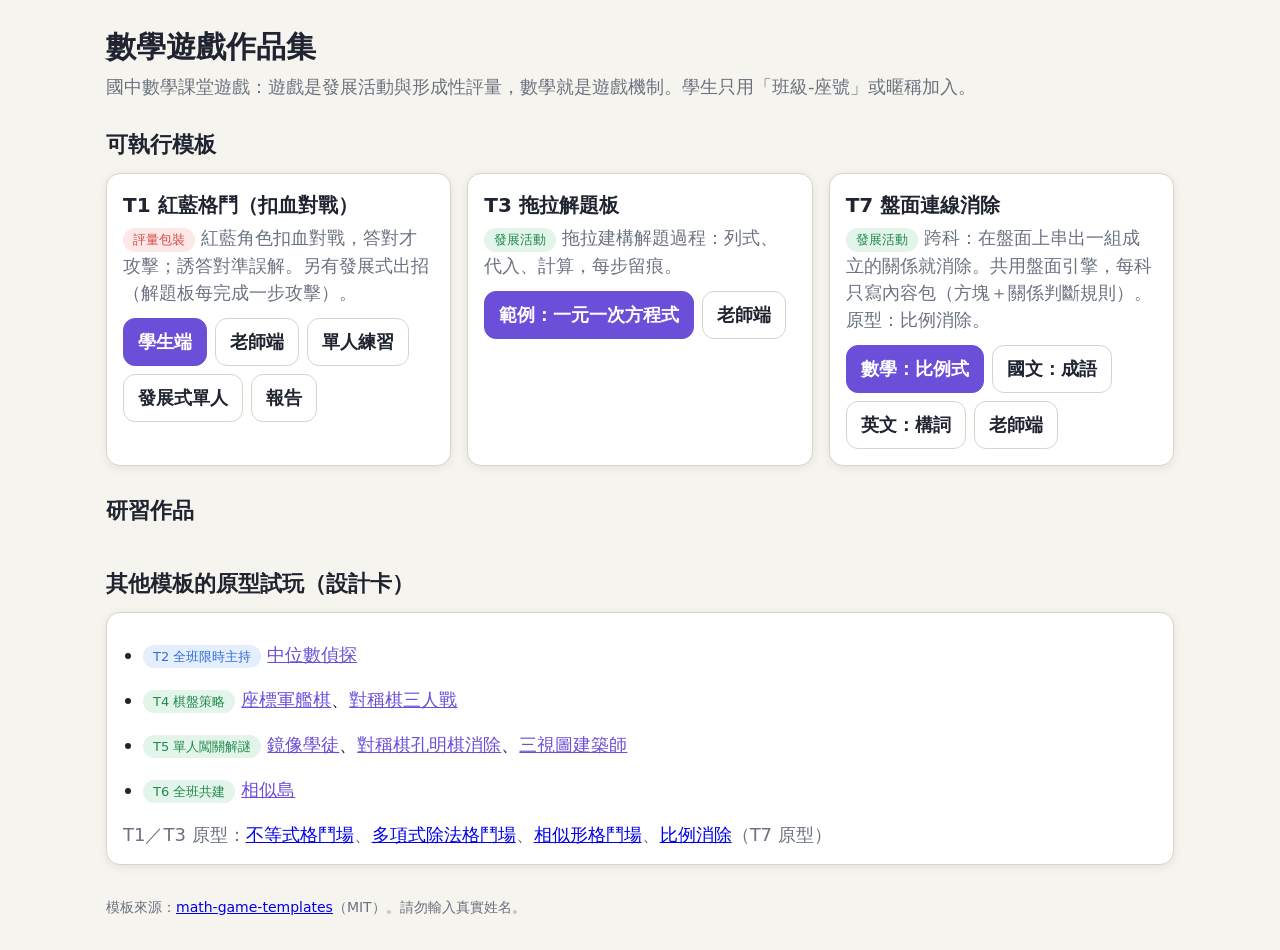
<file: site/index.html>
<!doctype html>
<html lang="zh-Hant">
<head>
<meta charset="utf-8">
<meta name="viewport" content="width=device-width, initial-scale=1, viewport-fit=cover">
<title>數學遊戲作品集</title>
<meta name="description" content="國中數學課堂遊戲：模板與研習作品入口">
<link rel="stylesheet" href="shared/base.css">
<style>
  h1 { font-size: 30px; margin: 8px 0 4px; }
  h2 { font-size: 22px; margin: 28px 0 12px; }
  .lead { margin: 0 0 8px; }
  .grid { display: grid; grid-template-columns: repeat(auto-fill, minmax(300px, 1fr)); gap: 16px; }
  .card h3 { margin: 0 0 4px; font-size: 20px; }
  .card p { margin: 0 0 12px; }
  .tag { display: inline-block; font-size: 13px; padding: 2px 10px; border-radius: 999px; margin-right: 6px; }
  .tag.assess { background: var(--red-soft); color: var(--red); }
  .tag.develop { background: var(--ok-soft); color: var(--ok); }
  .tag.both { background: var(--blue-soft); color: var(--blue); }
  .links { display: flex; flex-wrap: wrap; gap: 8px; }
  .links a { display: inline-flex; align-items: center; min-height: 48px; padding: 8px 14px; border-radius: 12px; border: 1px solid var(--line); color: var(--ink); text-decoration: none; font-weight: 600; background: var(--panel); }
  .links a.primary { background: var(--accent); border-color: var(--accent); color: #fff; }
  .links a:focus-visible { outline: 3px solid var(--accent); outline-offset: 2px; }
  ul.protos { margin: 0; padding-left: 20px; }
  ul.protos li { margin: 6px 0; }
  ul.protos a { color: var(--accent); display: inline-block; padding: 6px 0; }
  footer { margin: 32px 0 16px; font-size: 14px; }
</style>
</head>
<body>
<main class="wrap">
  <h1>數學遊戲作品集</h1>
  <p class="lead muted">國中數學課堂遊戲：遊戲是發展活動與形成性評量，數學就是遊戲機制。學生只用「班級-座號」或暱稱加入。</p>

  <h2>可執行模板</h2>
  <div class="grid">
    <section class="panel card">
      <h3>T1 紅藍格鬥（扣血對戰）</h3>
      <p><span class="tag assess">評量包裝</span><span class="muted">紅藍角色扣血對戰，答對才攻擊；誘答對準誤解。另有發展式出招（解題板每完成一步攻擊）。</span></p>
      <div class="links">
        <a class="primary" href="games/tug-of-war/">學生端</a>
        <a href="games/tug-of-war/?teacher=1">老師端</a>
        <a href="games/tug-of-war/?mode=solo">單人練習</a>
        <a href="games/tug-of-war/?mode=solo&play=steps&content=poly-division">發展式單人</a>
        <a href="games/tug-of-war/report.html">報告</a>
      </div>
    </section>
    <section class="panel card">
      <h3>T3 拖拉解題板</h3>
      <p><span class="tag develop">發展活動</span><span class="muted">拖拉建構解題過程：列式、代入、計算，每步留痕。</span></p>
      <div class="links">
        <a class="primary" href="games/step-board/?content=linear-equation">範例：一元一次方程式</a>
        <a href="games/step-board/teacher.html">老師端</a>
      </div>
    </section>
    <section class="panel card">
      <h3>T7 盤面連線消除</h3>
      <p><span class="tag develop">發展活動</span><span class="muted">跨科：在盤面上串出一組成立的關係就消除。共用盤面引擎，每科只寫內容包（方塊＋關係判斷規則）。原型：比例消除。</span></p>
      <div class="links">
        <a class="primary" href="games/chain-match/?content=math/ratio">數學：比例式</a>
        <a href="games/chain-match/?content=chinese/idiom">國文：成語</a>
        <a href="games/chain-match/?content=english/affix">英文：構詞</a>
        <a href="games/chain-match/teacher.html">老師端</a>
      </div>
    </section>
  </div>

  <h2>研習作品</h2>
  <div class="grid">
    <!-- ===== 學員新增的遊戲請加在這裡 =====
         複製下面的範本，改成自己的 slug、名稱與說明；定位標籤用 assess（評量包裝）/ develop（發展活動）/ both。
    <section class="panel card">
      <h3>遊戲名稱</h3>
      <p><span class="tag develop">發展活動</span><span class="muted">單元｜一句話說明數學動詞</span></p>
      <div class="links">
        <a class="primary" href="games/<slug>/">學生端</a>
        <a href="games/<slug>/?teacher=1">老師端</a>
      </div>
    </section>
    ===== 學員新增區塊結束 ===== -->
  </div>

  <h2>其他模板的原型試玩（設計卡）</h2>
  <section class="panel">
    <ul class="protos">
      <li><span class="tag both">T2 全班限時主持</span><a href="https://my-teaching-tools.web.app/games/median-detective/demo/" target="_blank" rel="noopener">中位數偵探</a></li>
      <li><span class="tag develop">T4 棋盤策略</span><a href="https://my-teaching-tools.web.app/games/battleship/?ns=public" target="_blank" rel="noopener">座標軍艦棋</a>、<a href="https://my-teaching-tools.web.app/games/line-symmetry/symbattle/?ns=public&amp;demo=3" target="_blank" rel="noopener">對稱棋三人戰</a></li>
      <li><span class="tag develop">T5 單人闖關解謎</span><a href="https://my-teaching-tools.web.app/games/line-symmetry/solo/?ns=public" target="_blank" rel="noopener">鏡像學徒</a>、<a href="https://my-teaching-tools.web.app/games/line-symmetry/sympieces/?ns=public" target="_blank" rel="noopener">對稱棋孔明棋消除</a>、<a href="https://my-teaching-tools.web.app/games/three-view/" target="_blank" rel="noopener">三視圖建築師</a></li>
      <li><span class="tag develop">T6 全班共建</span><a href="https://my-teaching-tools.web.app/games/similarity-island/" target="_blank" rel="noopener">相似島</a></li>
    </ul>
    <p class="muted" style="margin:12px 0 0">T1／T3 原型：<a href="https://my-teaching-tools.web.app/games/linear-inequality-fighter/demo/" target="_blank" rel="noopener">不等式格鬥場</a>、<a href="https://my-teaching-tools.web.app/games/polynomial-division-fighter/demo/" target="_blank" rel="noopener">多項式除法格鬥場</a>、<a href="https://math-g9-similarity-fighter.pages.dev/" target="_blank" rel="noopener">相似形格鬥場</a>、<a href="https://my-teaching-tools.web.app/games/ratio-tetris/" target="_blank" rel="noopener">比例消除</a>（T7 原型）</p>
  </section>

  <footer class="muted">
    模板來源：<a href="https://github.com/mathruffian-dot/math-game-templates" target="_blank" rel="noopener">math-game-templates</a>（MIT）。請勿輸入真實姓名。
  </footer>
</main>
</body>
</html>
</file>
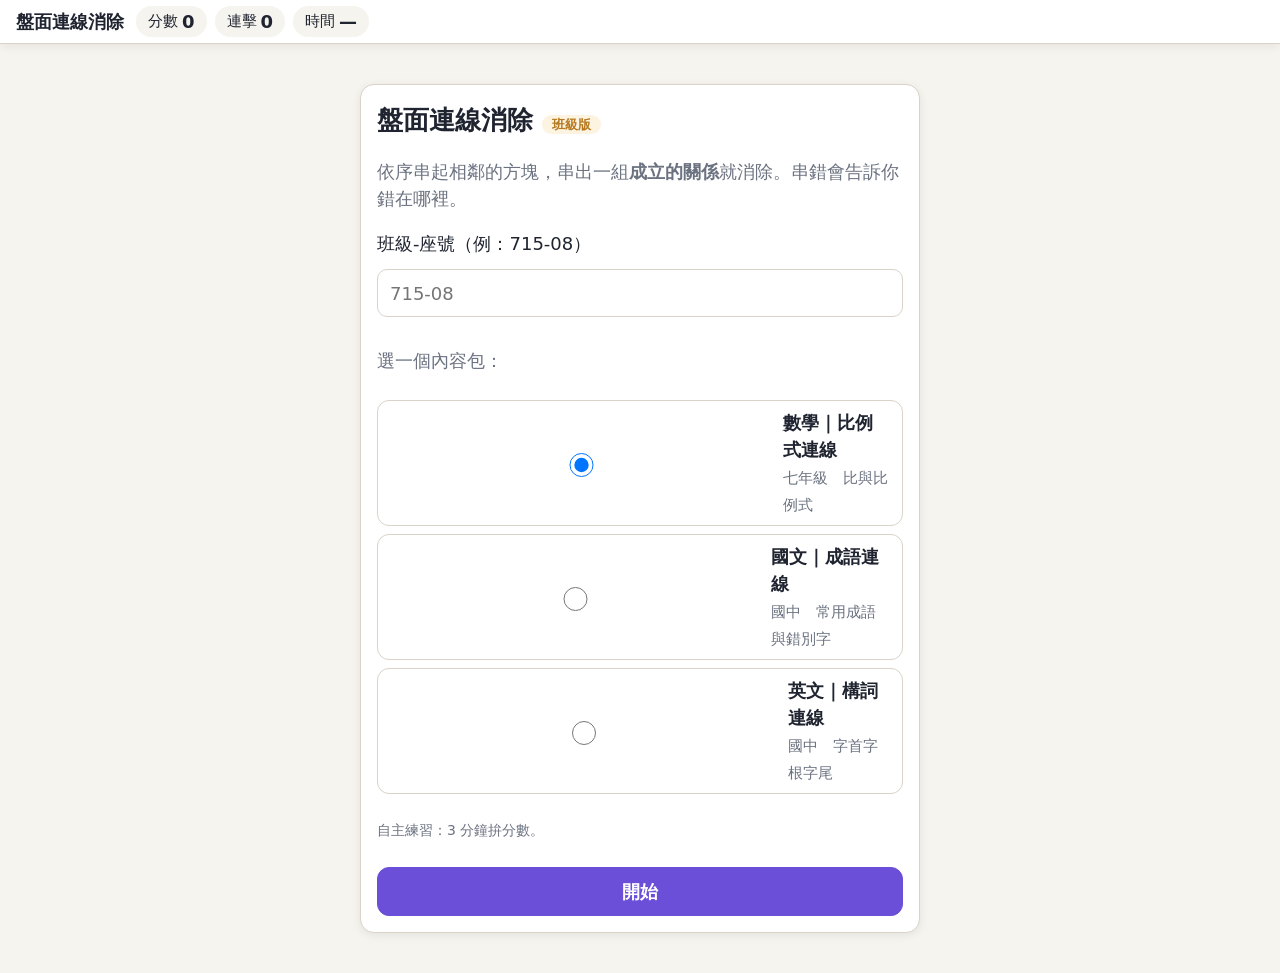
<file: site/games/chain-match/index.html>
<!doctype html>
<html lang="zh-Hant">
<head>
  <meta charset="utf-8">
  <meta name="viewport" content="width=device-width, initial-scale=1, viewport-fit=cover">
  <title>盤面連線消除</title>
  <meta name="description" content="T7 盤面連線消除：在盤面上串出一組成立的學科關係就消除。數學比例式、國文成語、英文構詞共用同一個引擎。">
  <link rel="stylesheet" href="../../shared/base.css">
  <link rel="stylesheet" href="style.css">
</head>
<body>
  <!-- 浮動狀態列：內容包、分數、連擊、時間 -->
  <header class="statusbar" aria-live="polite">
    <span class="brand" id="st-title">盤面連線消除</span>
    <span class="chip">分數 <b id="st-score">0</b></span>
    <span class="chip">連擊 <b id="st-combo">0</b></span>
    <span class="chip time">時間 <b id="st-time">—</b></span>
    <span class="chip who" id="who"></span>
    <span class="mode-badge hidden" id="mode-badge" title="資料只存在這台裝置的瀏覽器">本機模式</span>
  </header>

  <main class="wrap">
    <!-- 開始 -->
    <section id="screen-start" class="screen panel narrow">
      <h1>盤面連線消除 <span class="mode-badge" id="ns-badge"></span></h1>
      <p class="muted">依序串起相鄰的方塊，串出一組<b>成立的關係</b>就消除。串錯會告訴你錯在哪裡。</p>
      <form id="start-form">
        <label for="player-input" id="id-label">班級-座號</label>
        <div class="row"><input id="player-input" autocomplete="off" maxlength="12" required></div>
        <div id="pack-picker" class="picker"></div>
        <p class="muted small" id="start-note"></p>
        <button class="primary" id="start-btn" type="submit">開始</button>
      </form>
    </section>

    <!-- 等待老師開始 -->
    <section id="screen-wait" class="screen panel narrow hidden">
      <h2>已加入課堂 <span id="wait-room"></span></h2>
      <p>今天的內容：<b id="wait-pack"></b></p>
      <p class="muted" id="wait-rule"></p>
      <p class="muted">等老師按「開始」……畫面會自動切換。</p>
    </section>

    <!-- 遊戲 -->
    <section id="screen-play" class="screen hidden">
      <div class="play">
        <div class="rule" id="rule"></div>
        <div class="preview" id="preview" aria-live="polite">&nbsp;</div>
        <div class="feedback empty" id="feedback" role="status">&nbsp;</div>
        <div class="board-wrap" id="board-wrap">
          <div class="board" id="board" role="grid" aria-label="盤面"></div>
          <svg class="chain-line" id="chain-line" viewBox="0 0 100 100" preserveAspectRatio="none" aria-hidden="true"></svg>
          <div class="float-gain hidden" id="float-gain"></div>
        </div>
        <div class="controls">
          <button type="button" id="undo-btn">退一格</button>
          <button type="button" id="clear-btn">清除</button>
          <button type="button" id="hint-btn">提示</button>
          <button type="button" id="mode-btn" title="切換拖曳／點選">點選模式</button>
          <button type="button" id="submit-btn" class="primary">判定</button>
        </div>
      </div>
    </section>

    <!-- 結算 -->
    <section id="screen-end" class="screen panel narrow hidden">
      <h2 id="end-title">時間到！</h2>
      <div id="end-summary"></div>
      <h3>排行榜 <small class="muted" id="board-pack"></small></h3>
      <ol class="leader" id="leader"><li class="muted">讀取中…</li></ol>
      <div class="row">
        <a class="btn" id="again-link" href="./">再玩一次（自主練習）</a>
      </div>
    </section>
  </main>

  <div class="toast hidden" id="toast" role="alert"></div>
  <script type="module" src="app.js"></script>
</body>
</html>
</file>
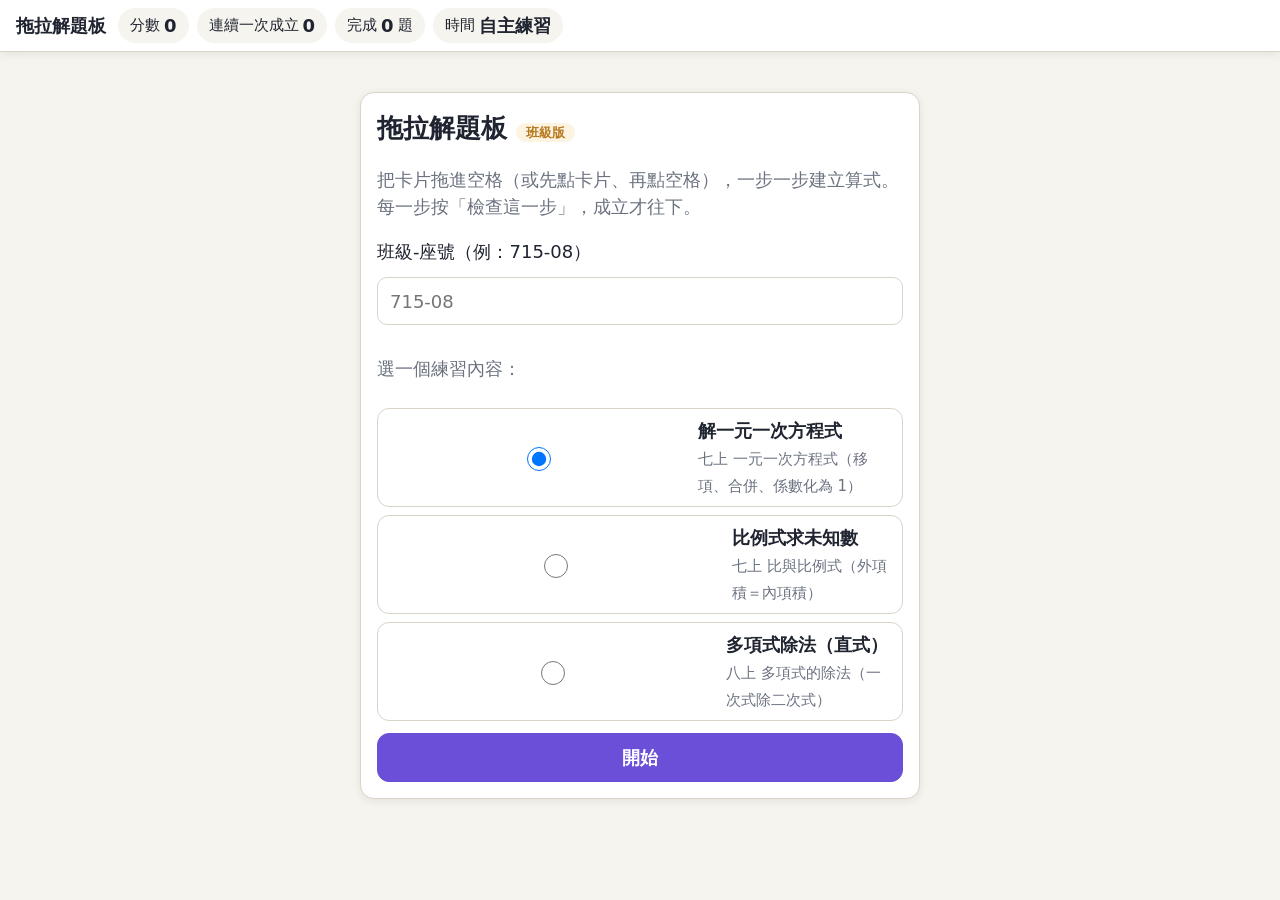
<file: site/games/step-board/index.html>
<!doctype html>
<html lang="zh-Hant">
<head>
  <meta charset="utf-8">
  <meta name="viewport" content="width=device-width, initial-scale=1, viewport-fit=cover">
  <title>拖拉解題板</title>
  <meta name="description" content="T3 拖拉建構解題板：一步一步拖卡片建立等式、代入、化簡，系統即時診斷誤解。">
  <link rel="stylesheet" href="../../shared/base.css">
  <link rel="stylesheet" href="style.css">
</head>
<body>
  <!-- 浮動狀態列：分數、連續一次成立、完成題數、剩餘時間 -->
  <header class="statusbar" aria-live="polite">
    <span class="brand">拖拉解題板</span>
    <span class="chip">分數 <b id="st-score">0</b></span>
    <span class="chip">連續一次成立 <b id="st-streak">0</b></span>
    <span class="chip">完成 <b id="st-done">0</b> 題</span>
    <span class="chip time">時間 <b id="st-time">自主練習</b></span>
    <span class="chip who" id="who"></span>
    <span class="mode-badge hidden" id="mode-badge" title="資料只存在這台裝置的瀏覽器">本機模式</span>
  </header>

  <main class="wrap">
    <!-- 開始 -->
    <section id="screen-start" class="screen panel narrow">
      <h1>拖拉解題板 <span class="mode-badge" id="ns-badge"></span></h1>
      <p class="muted">把卡片拖進空格（或先點卡片、再點空格），一步一步建立算式。每一步按「檢查這一步」，成立才往下。</p>
      <form id="start-form">
        <label for="player-input" id="id-label">班級-座號</label>
        <div class="row">
          <input id="player-input" autocomplete="off" inputmode="text" maxlength="12" required>
        </div>
        <div id="content-picker" class="picker"></div>
        <button class="primary" id="start-btn" type="submit">開始</button>
      </form>
    </section>

    <!-- 等待老師開始 -->
    <section id="screen-wait" class="screen panel narrow hidden">
      <h2>已加入課堂 <span id="wait-room"></span></h2>
      <p>今天的內容：<b id="wait-content"></b></p>
      <p class="muted">等老師按「開始」……畫面會自動切換。</p>
    </section>

    <!-- 作答 -->
    <section id="screen-play" class="screen hidden">
      <div class="work">
        <div class="col-left panel">
          <div class="p-title" id="p-title"></div>
          <div class="p-stem" id="p-stem"></div>
          <div class="p-figure hidden" id="p-figure"></div>
          <div class="board" id="board" aria-label="解題板：完成的步驟保留在這裡"></div>
        </div>
        <div class="col-right panel">
          <div class="goal">
            <span class="step-no" id="step-no"></span>
            <div id="step-goal"></div>
            <div class="scaffold hidden" id="step-scaffold"></div>
          </div>
          <div class="feedback hidden" id="feedback" role="status"></div>
          <div class="tray" id="tray" aria-label="卡片"></div>
          <ol class="hints" id="hints"></ol>
          <div class="actions">
            <button type="button" id="hint-btn">提示（0/3）</button>
            <button type="button" id="clear-btn">清空這一步</button>
            <button type="button" id="check-btn" class="primary">檢查這一步</button>
          </div>
        </div>
      </div>
    </section>

    <!-- 一題完成：整題過程回顧 -->
    <section id="screen-review" class="screen panel hidden">
      <div id="review"></div>
      <div class="row end"><button type="button" class="primary" id="next-btn">下一題</button></div>
    </section>

    <!-- 課堂時間到 -->
    <section id="screen-ended" class="screen panel narrow hidden">
      <h2>時間到！</h2>
      <div id="end-summary"></div>
      <p class="muted">課堂紀錄已送給老師。想再多練幾題，可以進入自主練習（不計入這堂課）。</p>
      <a class="btn" id="practice-link" href="./">自主練習</a>
    </section>
  </main>

  <div class="toast hidden" id="toast" role="alert"></div>
  <script type="module" src="app.js"></script>
</body>
</html>
</file>
<file: site/shared/base.css>
/* 共用基礎樣式：iPad 優先，觸控目標 ≥ 48px */
:root {
  --bg: #f6f4ee; --panel: #ffffff; --ink: #1f2430; --muted: #6b7280; --line: #d9d4c7;
  --red: #d64545; --red-soft: #fde8e8; --blue: #2f6fd6; --blue-soft: #e5eefc;
  --ok: #1f8a4c; --ok-soft: #e3f4ea; --warn: #b7791f; --warn-soft: #fdf3e1;
  --accent: #6b4fd8; --radius: 14px; --shadow: 0 2px 10px rgba(0,0,0,.08);
  --font: "Noto Sans TC", "PingFang TC", "Microsoft JhengHei", system-ui, sans-serif;
}
@media (prefers-color-scheme: dark) {
  :root:not([data-theme="light"]) {
    --bg: #15171c; --panel: #1f232b; --ink: #eef0f4; --muted: #9aa3b2; --line: #343a46;
    --red-soft: #3a2224; --blue-soft: #1d2a40; --ok-soft: #173326; --warn-soft: #3a2e17;
  }
}
* { box-sizing: border-box; }
html, body { margin: 0; background: var(--bg); color: var(--ink); font-family: var(--font); font-size: 18px; line-height: 1.5; }
body { min-height: 100dvh; padding: env(safe-area-inset-top) env(safe-area-inset-right) env(safe-area-inset-bottom) env(safe-area-inset-left); -webkit-tap-highlight-color: transparent; }
.wrap { max-width: 1100px; margin: 0 auto; padding: 16px; }
.panel { background: var(--panel); border: 1px solid var(--line); border-radius: var(--radius); box-shadow: var(--shadow); padding: 16px; }
button, .btn { min-height: 48px; min-width: 48px; padding: 10px 18px; border-radius: 12px; border: 1px solid var(--line); background: var(--panel); color: var(--ink); font: inherit; font-weight: 600; cursor: pointer; touch-action: manipulation; }
button.primary { background: var(--accent); border-color: var(--accent); color: #fff; }
button:disabled { opacity: .45; cursor: not-allowed; }
input, select { min-height: 48px; padding: 8px 12px; border-radius: 10px; border: 1px solid var(--line); background: var(--panel); color: var(--ink); font: inherit; font-size: 18px; }
.row { display: flex; gap: 12px; flex-wrap: wrap; align-items: center; }
.muted { color: var(--muted); }
.hidden { display: none !important; }
.toast { position: fixed; left: 50%; bottom: 24px; transform: translateX(-50%); background: var(--ink); color: var(--bg); padding: 12px 20px; border-radius: 12px; z-index: 50; max-width: 90vw; }
.mode-badge { font-size: 13px; padding: 2px 10px; border-radius: 999px; background: var(--warn-soft); color: var(--warn); }
/* 數學記號：分數上下排列 */
.frac { display: inline-flex; flex-direction: column; align-items: center; vertical-align: middle; margin: 0 .15em; line-height: 1.1; }
.frac > span:first-child { border-bottom: 2px solid currentColor; padding: 0 .2em; }
.overline { text-decoration: overline; }
</file>
<file: site/games/chain-match/style.css>
/* T7 盤面連線消除：iPad 優先；色彩用 base.css 的 token（含深色模式） */

/* 浮動狀態列 */
.statusbar {
  position: sticky; top: 0; z-index: 20;
  display: flex; flex-wrap: wrap; gap: 6px 8px; align-items: center;
  padding: 6px 16px; background: var(--panel); border-bottom: 1px solid var(--line); box-shadow: var(--shadow);
}
.statusbar .brand { font-weight: 700; margin-right: 4px; }
.chip { display: inline-flex; align-items: center; gap: 4px; padding: 2px 12px; border-radius: 999px; background: var(--bg); font-size: 15px; }
.chip b { font-size: 18px; font-variant-numeric: tabular-nums; }
.chip.urgent { background: var(--red-soft); color: var(--red); }
.chip.who:empty { display: none; }

.narrow { max-width: 560px; margin: 24px auto; }
h1 { font-size: 26px; margin: 0 0 8px; }
h2 { font-size: 22px; margin: 0 0 12px; }
h3 { font-size: 18px; margin: 20px 0 8px; }
.small { font-size: 14px; }
#start-form { display: grid; gap: 12px; }
#start-form input { width: 100%; }
.picker { display: grid; gap: 8px; }
.pick { display: flex; gap: 12px; align-items: center; min-height: 56px; padding: 8px 12px; border: 1px solid var(--line); border-radius: 12px; cursor: pointer; }
.pick input { min-height: 24px; width: 24px; height: 24px; }
.btn { display: inline-flex; align-items: center; justify-content: center; text-decoration: none; }

/* 遊戲區：規則、即時預覽、回饋、盤面、按鈕集中在同一欄 */
.wrap:has(#screen-play:not(.hidden)) { padding-top: 8px; padding-bottom: 8px; }
.play { display: grid; gap: 8px; max-width: 980px; margin: 0 auto; }
.rule { font-size: 15px; color: var(--muted); }
.preview { min-height: 32px; font-size: 20px; text-align: center; overflow-wrap: anywhere; }
.feedback { padding: 8px 12px; border-radius: 12px; font-size: 17px; min-height: 44px; }
.feedback.empty { visibility: hidden; }   /* 保留高度，回饋出現時盤面不跳動（避免誤點） */
.feedback.ok { background: var(--ok-soft); color: var(--ok); }
.feedback.err { background: var(--red-soft); color: var(--red); }
.feedback.err.stale { opacity: .6; }
.feedback.info { background: var(--blue-soft); color: var(--blue); }
.feedback .muted { margin-left: 6px; }

/* 盤面：依欄列比例縮放，每格至少約 48px；放不下高度時改以寬度為準（可捲動） */
.board-wrap {
  --cols: 8; --rows: 6;
  position: relative; margin: 0 auto; container-type: inline-size;
  width: max(min(100%, calc(var(--cols) * 52px)), min(100%, calc((100dvh - 270px) * var(--cols) / var(--rows))));
  aspect-ratio: var(--cols) / var(--rows);
}
.board {
  display: grid; width: 100%; height: 100%; gap: 4px;
  grid-template-columns: repeat(var(--cols), 1fr); grid-template-rows: repeat(var(--rows), 1fr);
  user-select: none; -webkit-user-select: none; -webkit-touch-callout: none; touch-action: manipulation;
}
.board.drag-mode { touch-action: none; }
.cell {
  position: relative; display: grid; place-items: center; min-width: 0; min-height: 0;
  border-radius: 10px; border: 2px solid var(--line); background: var(--panel); cursor: pointer;
  font-weight: 700; font-size: 22px; font-size: calc(100cqw / var(--cols) * .42); line-height: 1;
  font-variant-numeric: tabular-nums; transition: background .12s, border-color .12s, transform .12s;
}
.cell.l3 { font-size: 17px; font-size: calc(100cqw / var(--cols) * .3); }
.cell.l5 { font-size: 14px; font-size: calc(100cqw / var(--cols) * .23); }
.cell.l8 { font-size: 12px; font-size: calc(100cqw / var(--cols) * .18); }
.cell .tile { pointer-events: none; padding: 0 2px; white-space: nowrap; text-align: center; }
.cell .ord { position: absolute; top: 2px; left: 4px; font-style: normal; font-size: 12px; font-weight: 700; color: var(--accent); pointer-events: none; }
/* 構詞：字首、字根、字尾用底色區分位置（不標示對錯） */
.cell.tag-prefix { background: var(--blue-soft); }
.cell.tag-suffix { background: var(--warn-soft); }
.cell.sel { border-color: var(--accent); background: color-mix(in srgb, var(--accent) 18%, var(--panel)); transform: scale(.95); }
.cell.bad { border-color: var(--red); background: var(--red-soft); }
.cell.ok { border-color: var(--ok); background: var(--ok-soft); animation: pop .4s ease-out; }
.cell.hint { animation: blink 1s ease-in-out infinite; border-color: var(--warn); }
.cell.drop { animation: drop .28s ease-out; }
@keyframes pop { 0% { transform: scale(1); } 50% { transform: scale(1.12); } 100% { transform: scale(.2); opacity: .2; } }
@keyframes blink { 50% { background: var(--warn-soft); } }
@keyframes drop { from { transform: translateY(-40%); opacity: .2; } to { transform: none; opacity: 1; } }
@media (prefers-reduced-motion: reduce) { .cell.ok, .cell.hint, .cell.drop { animation: none; } }

.chain-line { position: absolute; inset: 0; width: 100%; height: 100%; pointer-events: none; }
.chain-line polyline { fill: none; stroke: var(--accent); stroke-width: 5; stroke-linecap: round; stroke-linejoin: round; opacity: .55; vector-effect: non-scaling-stroke; }
.chain-line polyline.bad { stroke: var(--red); }
.float-gain { position: absolute; left: 50%; top: 40%; transform: translate(-50%, 0); font-size: 40px; font-weight: 800; color: var(--ok); pointer-events: none; text-shadow: 0 2px 8px var(--panel); }
.float-gain.go { animation: rise .7s ease-out forwards; }
@keyframes rise { from { transform: translate(-50%, 0); opacity: 1; } to { transform: translate(-50%, -60px); opacity: 0; } }

.controls { display: grid; grid-template-columns: repeat(5, minmax(0, 1fr)); gap: 8px; max-width: 900px; width: 100%; margin: 0 auto; }
.controls button { padding: 8px 6px; white-space: nowrap; }
.preview .muted { font-size: 15px; }
@media (max-width: 560px) {
  .rule { font-size: 13px; line-height: 1.4; }
  .preview { font-size: 17px; min-height: 28px; }
  .preview .muted { font-size: 13px; }
  .feedback { font-size: 15px; padding: 6px 10px; }
  .controls { gap: 6px; }
  .controls button { font-size: 15px; padding: 6px 2px; }
  .statusbar { padding: 4px 12px; }
  .chip { font-size: 13px; padding: 2px 8px; }
}

/* 結算 */
.kpis { display: grid; grid-template-columns: repeat(auto-fit, minmax(110px, 1fr)); gap: 8px; margin-bottom: 8px; }
.kpi { display: grid; text-align: center; padding: 10px; border-radius: 12px; background: var(--bg); }
.kpi b { font-size: 28px; }
.kpi span { font-size: 14px; color: var(--muted); }
.leader { padding-left: 28px; margin: 0 0 16px; }
.leader li { padding: 6px 0; border-bottom: 1px solid var(--line); }
.leader li > * { margin-right: 12px; }
.leader li.me { font-weight: 700; color: var(--accent); }
</file>
<file: site/games/step-board/style.css>
/* T3 拖拉解題板：iPad 優先；色彩用 base.css 的 token（含深色模式） */

/* 浮動狀態列 */
.statusbar {
  position: sticky; top: 0; z-index: 20;
  display: flex; flex-wrap: wrap; gap: 8px; align-items: center;
  padding: 8px 16px; background: var(--panel); border-bottom: 1px solid var(--line); box-shadow: var(--shadow);
}
.statusbar .brand { font-weight: 700; margin-right: 4px; }
.chip { display: inline-flex; align-items: center; gap: 4px; padding: 4px 12px; border-radius: 999px; background: var(--bg); font-size: 15px; }
.chip b { font-size: 18px; }
.chip.urgent { background: var(--red-soft); color: var(--red); }
.chip.who:empty { display: none; }

.narrow { max-width: 560px; margin: 24px auto; }
h1 { font-size: 26px; margin: 0 0 8px; }
h2 { font-size: 22px; margin: 0 0 12px; }
#start-form { display: grid; gap: 12px; }
#start-form input { width: 100%; }
.picker { display: grid; gap: 8px; }
.pick { display: flex; gap: 12px; align-items: center; min-height: 56px; padding: 8px 12px; border: 1px solid var(--line); border-radius: 12px; cursor: pointer; }
.pick input { min-height: 24px; width: 24px; height: 24px; }
.btn { display: inline-flex; align-items: center; justify-content: center; text-decoration: none; }
.row.end { justify-content: flex-end; margin-top: 12px; }

/* 作答工作區：寬螢幕左右兩欄（題目＋解題板｜目標＋卡片），窄螢幕上下排 */
.work { display: grid; gap: 12px; }
@media (min-width: 900px) {
  .work { grid-template-columns: minmax(0, 1.25fr) minmax(320px, 1fr); align-items: start; }
  .col-right { position: sticky; top: 72px; }
}
.p-title { font-size: 14px; color: var(--muted); }
.p-stem { font-size: 22px; font-weight: 600; margin: 4px 0 12px; }
.p-figure svg { max-width: 100%; height: auto; }

/* 解題板：算式行 */
.board { display: grid; gap: 8px; }
.line { display: flex; gap: 10px; align-items: center; padding: 8px 10px; border-radius: 12px; font-size: 22px; }
.line-no { flex: none; width: 28px; height: 28px; border-radius: 50%; display: inline-grid; place-items: center; font-size: 14px; background: var(--bg); color: var(--muted); }
.line-body { display: flex; flex-wrap: wrap; gap: 6px; align-items: center; }
.done-line { background: var(--ok-soft); }
.current-line { background: var(--blue-soft); outline: 2px solid var(--blue); }
.tok { white-space: nowrap; }
.line-frac > span { display: flex; justify-content: center; padding: 3px 4px; gap: 4px; }

/* 卡槽 */
.slot {
  display: inline-flex; align-items: center; justify-content: center;
  min-width: 76px; min-height: 56px; padding: 3px; border-radius: 12px;
  border: 2px dashed var(--muted); background: var(--panel); cursor: pointer; touch-action: manipulation;
  transition: background .12s, border-color .12s;
}
.slot.filled { border-style: solid; border-color: var(--blue); padding: 2px; }
.slot.over { border-color: var(--accent); background: var(--blue-soft); transform: scale(1.06); }
.slot.wrong { border-color: var(--red); background: var(--red-soft); border-style: solid; }
.slot.done { cursor: default; border: none; background: transparent; min-width: 0; min-height: 0; padding: 0 2px; font-weight: 700; }
.slot:focus-visible { outline: 3px solid var(--accent); outline-offset: 2px; }

/* 卡片 */
.tray { display: flex; flex-wrap: wrap; gap: 10px; padding: 12px; margin: 12px 0; border-radius: 12px; background: var(--bg); min-height: 80px; }
.card {
  display: inline-flex; align-items: center; justify-content: center;
  min-width: 68px; min-height: 56px; padding: 6px 14px;
  border: 2px solid var(--line); border-radius: 12px; background: var(--panel); color: var(--ink);
  font: inherit; font-size: 22px; font-weight: 600; box-shadow: 0 2px 0 var(--line);
  cursor: grab; touch-action: none; user-select: none; -webkit-user-select: none; -webkit-touch-callout: none;
}
.card.in-slot { min-width: 66px; min-height: 48px; box-shadow: none; border-color: transparent; background: var(--blue-soft); }
.card.selected { border-color: var(--accent); background: var(--blue-soft); transform: translateY(-3px); box-shadow: 0 4px 0 var(--accent); }
.card.used { opacity: .25; cursor: default; box-shadow: none; border-style: dashed; }
.card.dragging { opacity: .35; }
.card.ghost { position: fixed; left: 0; top: 0; z-index: 100; pointer-events: none; opacity: .92; box-shadow: 0 8px 20px rgba(0,0,0,.25); border-color: var(--accent); }
.card .frac, .slot .frac { font-size: .85em; }
/* 卡片與格子是 flex 容器，數學內容包在 .m 裡，上標才會正常上移 */
.m { display: inline; white-space: nowrap; }
sup { font-size: .65em; line-height: 0; }
.reveal { animation: pulse 1s ease-in-out infinite; outline: 3px solid var(--warn); outline-offset: 2px; }
@keyframes pulse { 50% { outline-color: transparent; } }

/* 目標、鷹架、回饋、提示 */
.goal { display: grid; gap: 6px; font-size: 19px; }
.step-no { font-size: 14px; color: var(--muted); }
.scaffold { font-size: 16px; padding: 8px 12px; border-radius: 10px; background: var(--warn-soft); }
.feedback { margin-top: 12px; padding: 10px 14px; border-radius: 12px; font-size: 17px; }
.feedback.ok { background: var(--ok-soft); color: var(--ok); }
.feedback.err { background: var(--red-soft); color: var(--red); }
.feedback.info { background: var(--warn-soft); color: var(--warn); }
.hints { margin: 0 0 12px; padding-left: 0; list-style: none; display: grid; gap: 6px; font-size: 16px; }
.hints li { padding: 8px 12px; border-radius: 10px; background: var(--bg); }
.hints:empty { display: none; }
.actions { display: grid; grid-template-columns: 1fr 1fr 1.4fr; gap: 8px; }
.actions button { min-height: 56px; }
.shake { animation: shake .35s; }
@keyframes shake { 25% { transform: translateX(-6px); } 75% { transform: translateX(6px); } }

/* 直式（多項式除法） */
.longdiv {
  display: grid; grid-template-columns: auto repeat(var(--cols), minmax(80px, 1fr));
  align-items: center; justify-items: center; font-size: 22px; row-gap: 4px; margin-bottom: 8px; overflow-x: auto;
}
.ld-colhead { font-size: 13px; color: var(--muted); }
.ld-label { justify-self: end; display: flex; align-items: center; gap: 2px; padding-right: 4px; white-space: nowrap; }
.ld-bracket { font-size: 34px; line-height: 1; font-weight: 300; }
.ld-quot { justify-self: stretch; display: flex; gap: 8px; align-items: center; min-height: 60px; padding: 0 6px; }
.ld-gap { width: 4px; }
.ld-cell { justify-self: stretch; display: flex; justify-content: center; align-items: center; min-height: 60px; }
.ld-dividend { border-top: 3px solid var(--ink); }
.ld-bar { border-top: 2px solid var(--ink); }
.ld-current { background: var(--blue-soft); }

/* 回顧 */
.rv-list { display: grid; gap: 10px; padding-left: 0; list-style: none; }
.rv-list li { padding: 10px 12px; border-radius: 12px; background: var(--bg); }
.rv-goal { font-size: 15px; color: var(--muted); }
.rv-line { display: flex; flex-wrap: wrap; gap: 6px; align-items: center; font-size: 22px; }
.rv-meta { font-size: 14px; color: var(--ok); }
.rv-total { font-size: 18px; }
.rv-board { margin: 12px 0; }
.big-stats { display: flex; gap: 16px; justify-content: center; margin: 16px 0; }
.big-stats div { display: grid; text-align: center; padding: 12px 20px; border-radius: 12px; background: var(--bg); }
.big-stats b { font-size: 34px; }

@media (max-width: 520px) {
  .line, .rv-line, .longdiv { font-size: 19px; }
  .card { font-size: 20px; min-width: 60px; }
  .slot { min-width: 64px; }
  .actions { grid-template-columns: 1fr 1fr; }
  .actions #check-btn { grid-column: span 2; }
  .longdiv { grid-template-columns: auto repeat(var(--cols), minmax(64px, 1fr)); }
}
</file>
